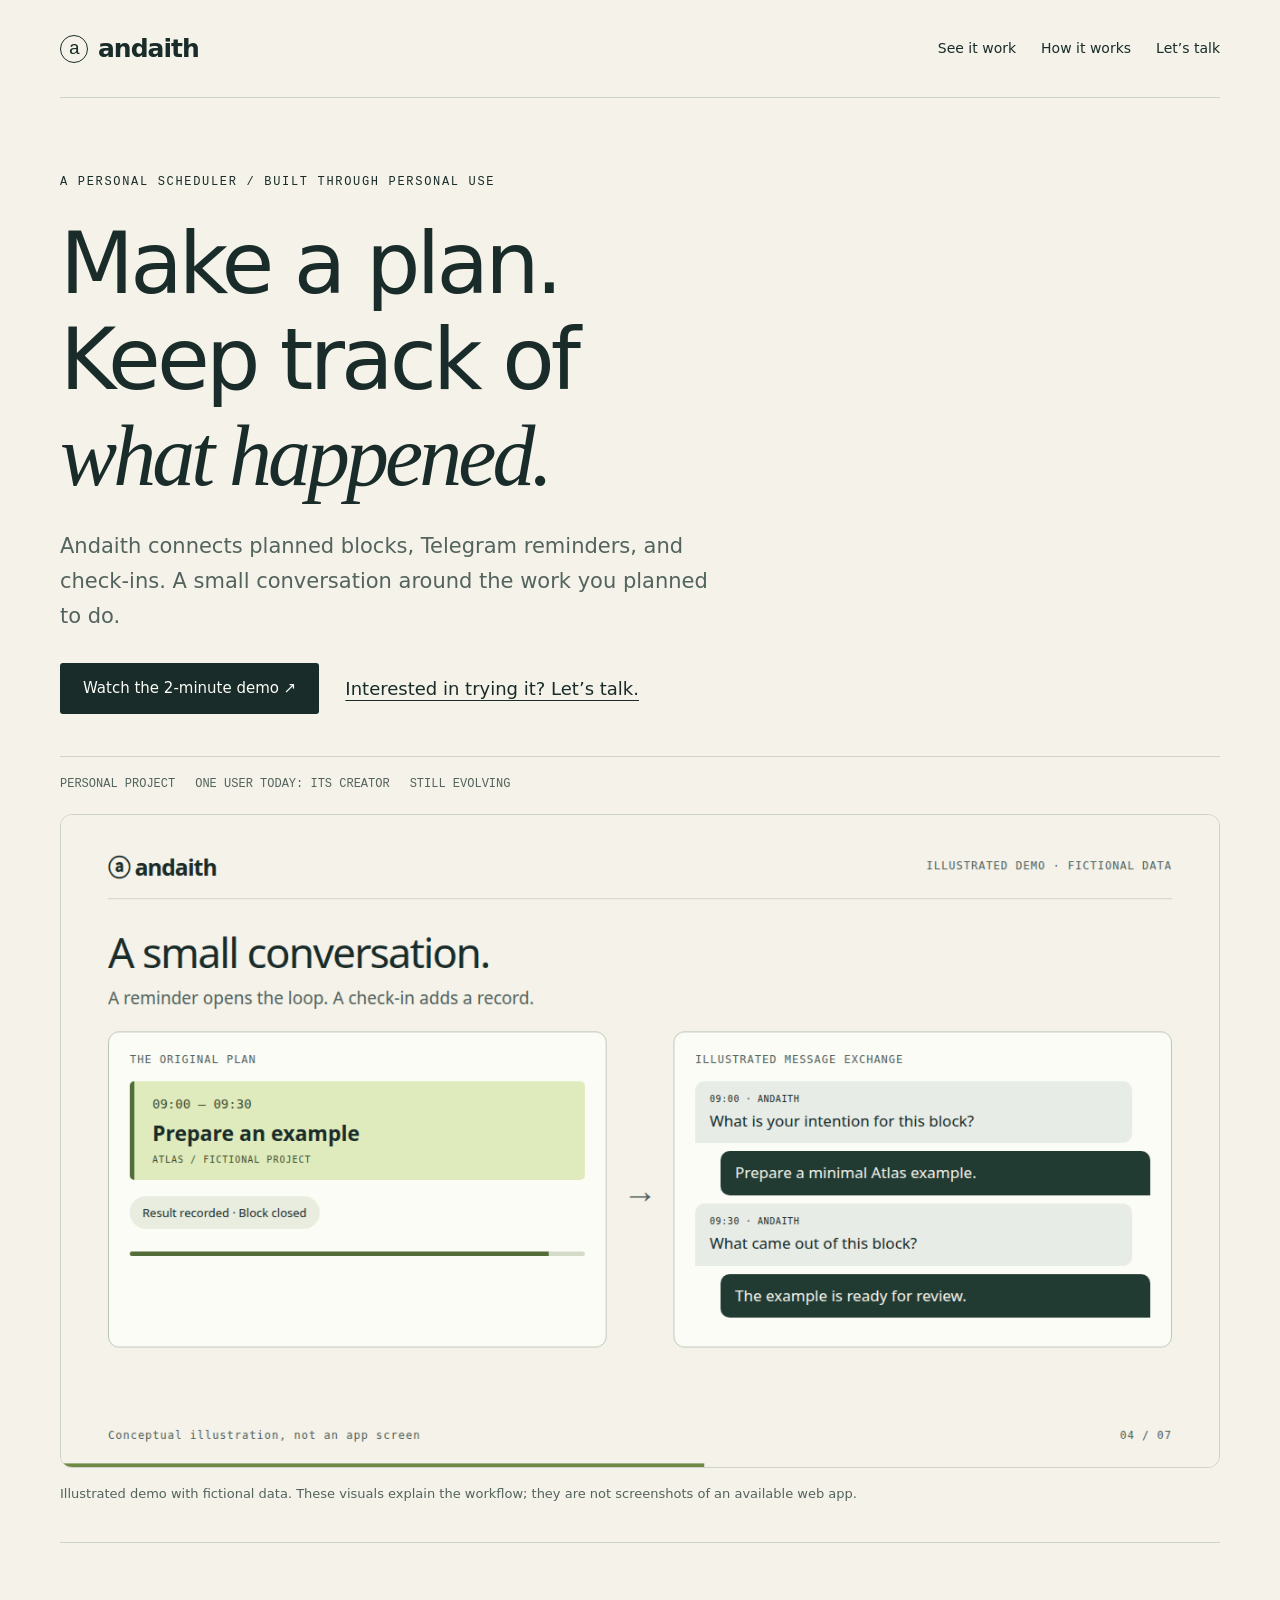
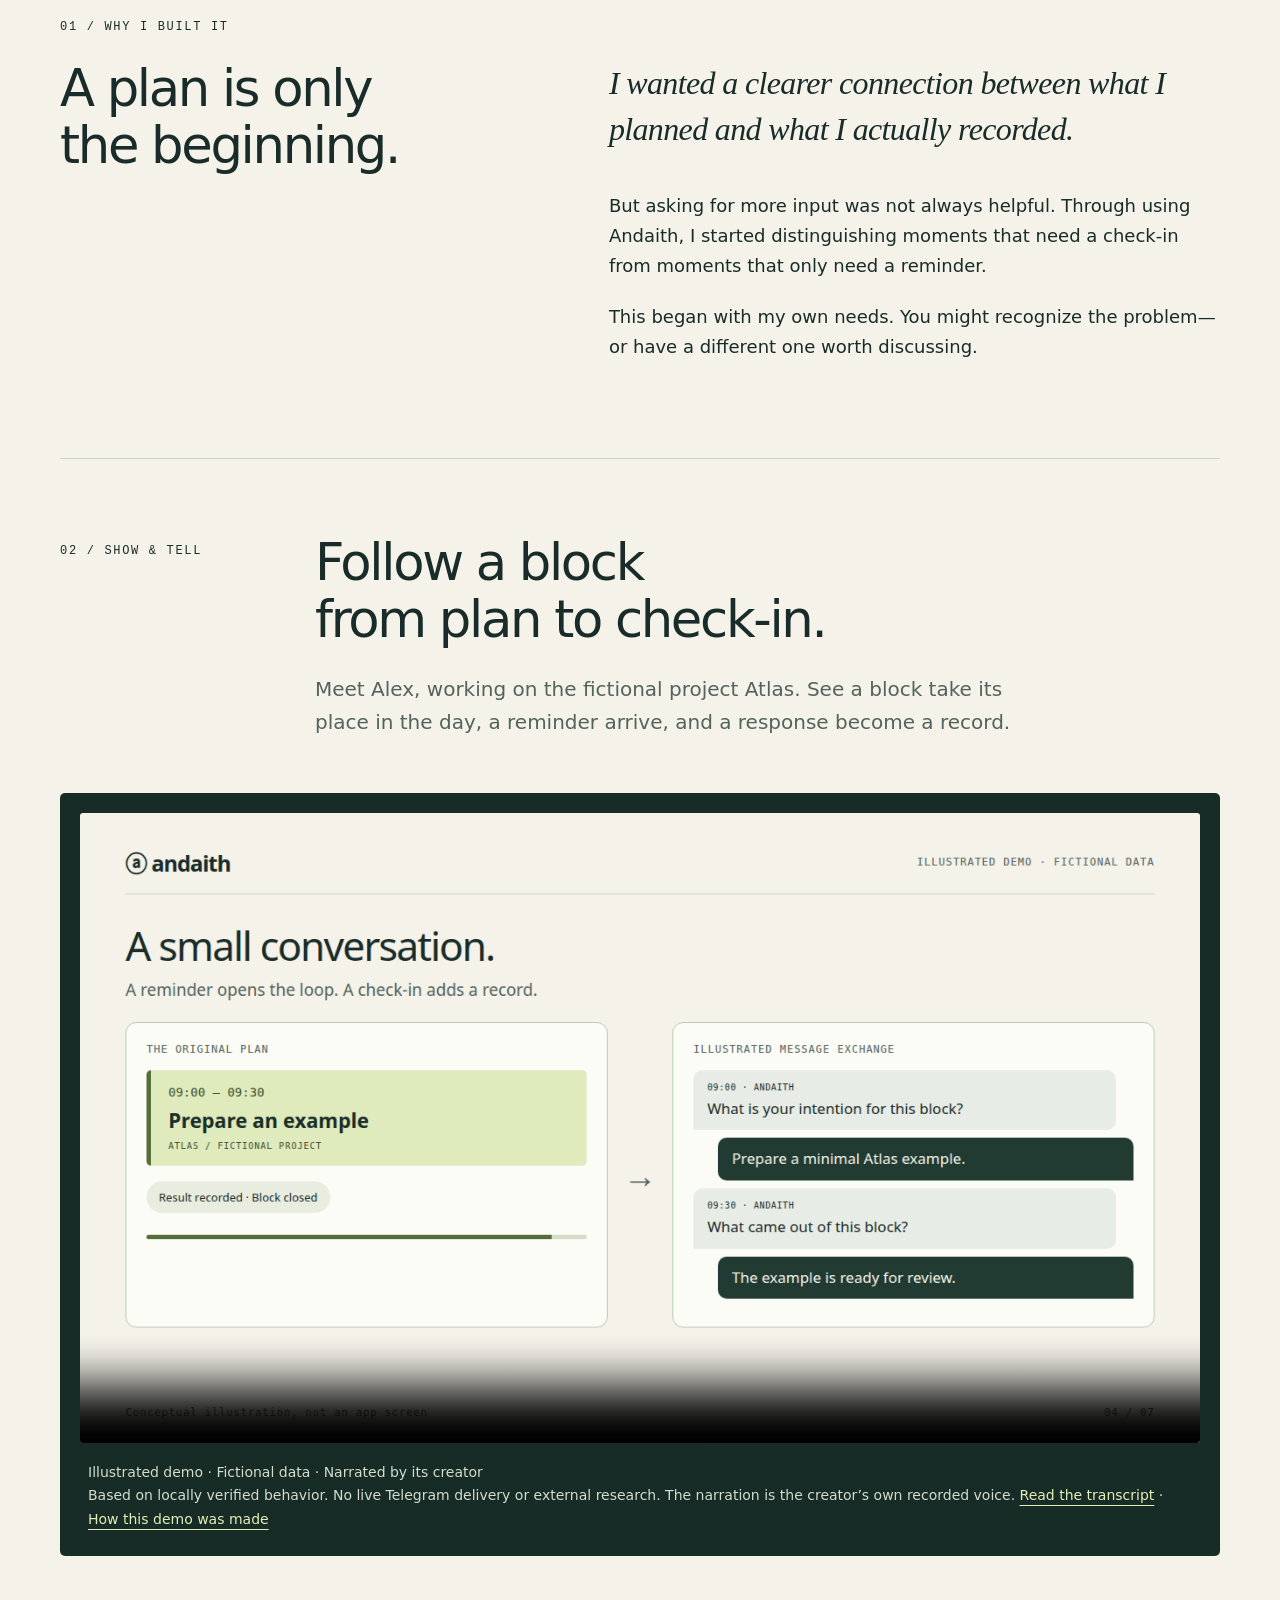
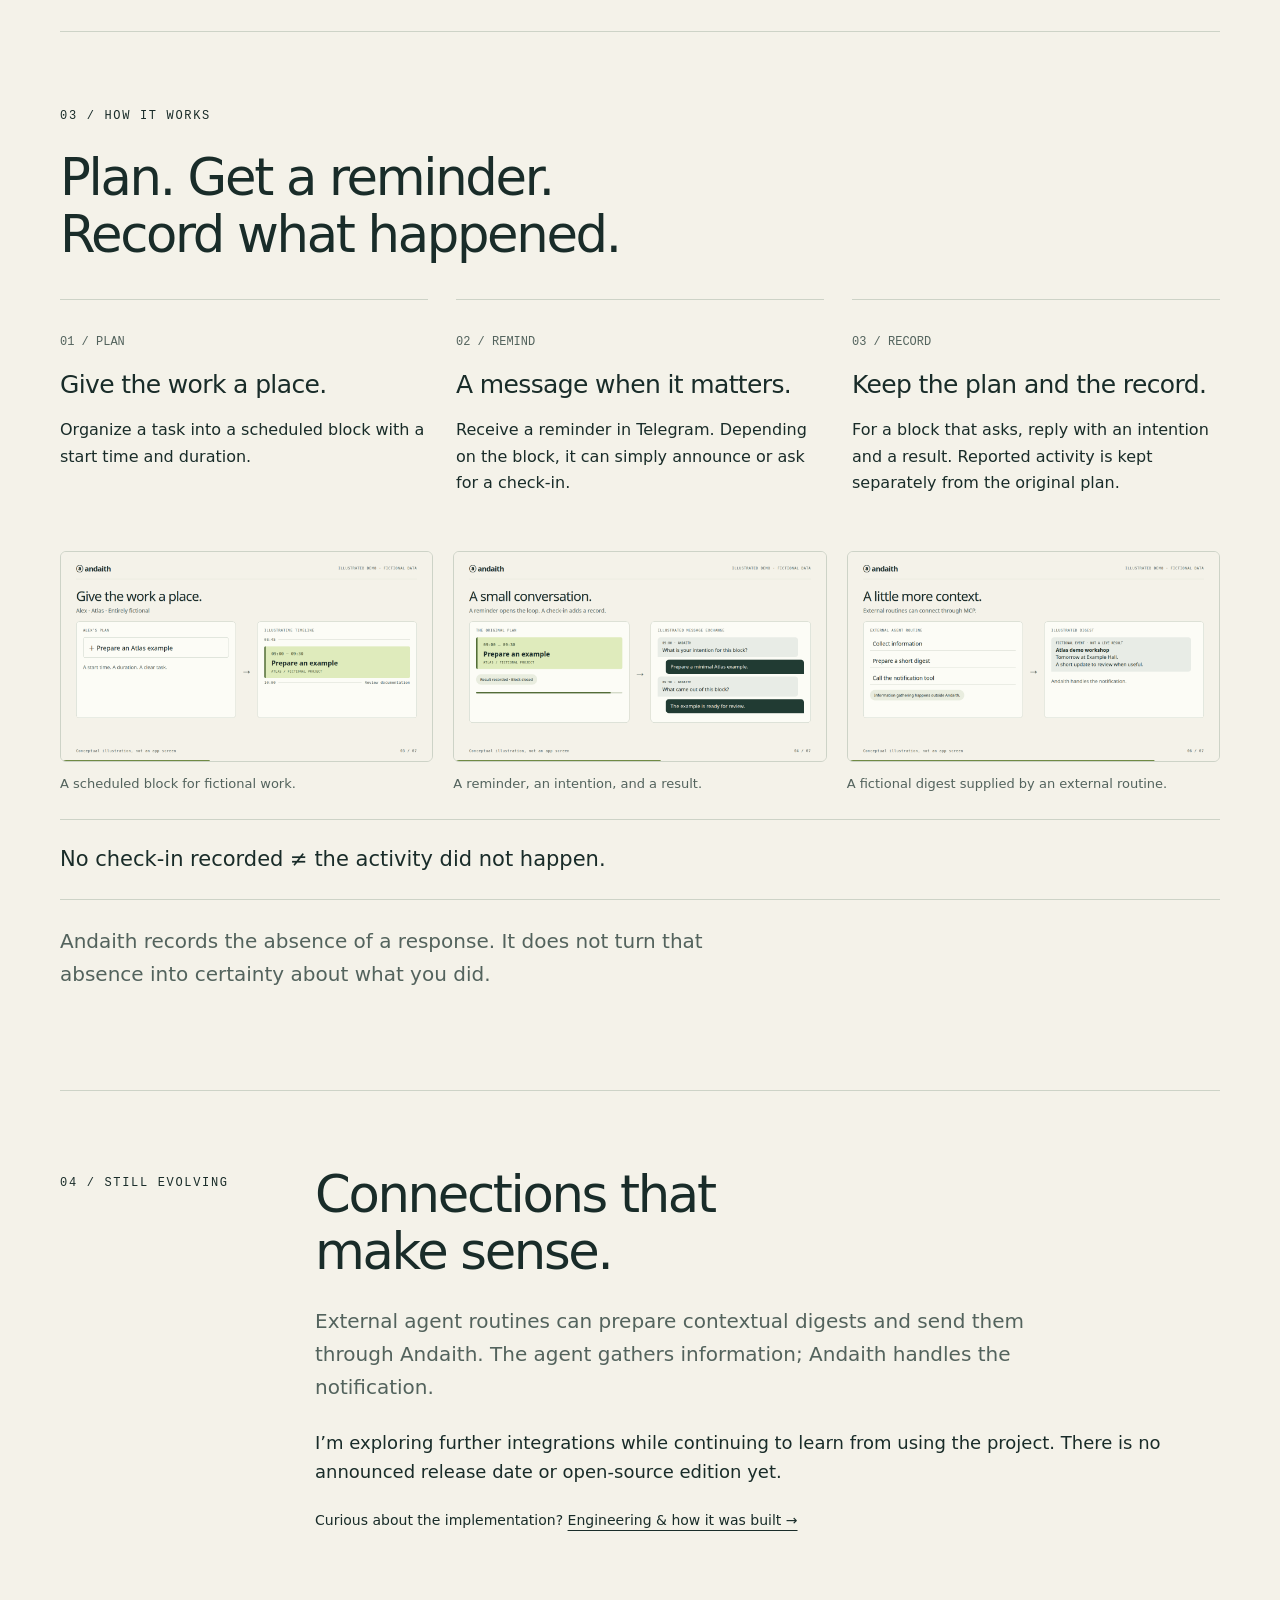
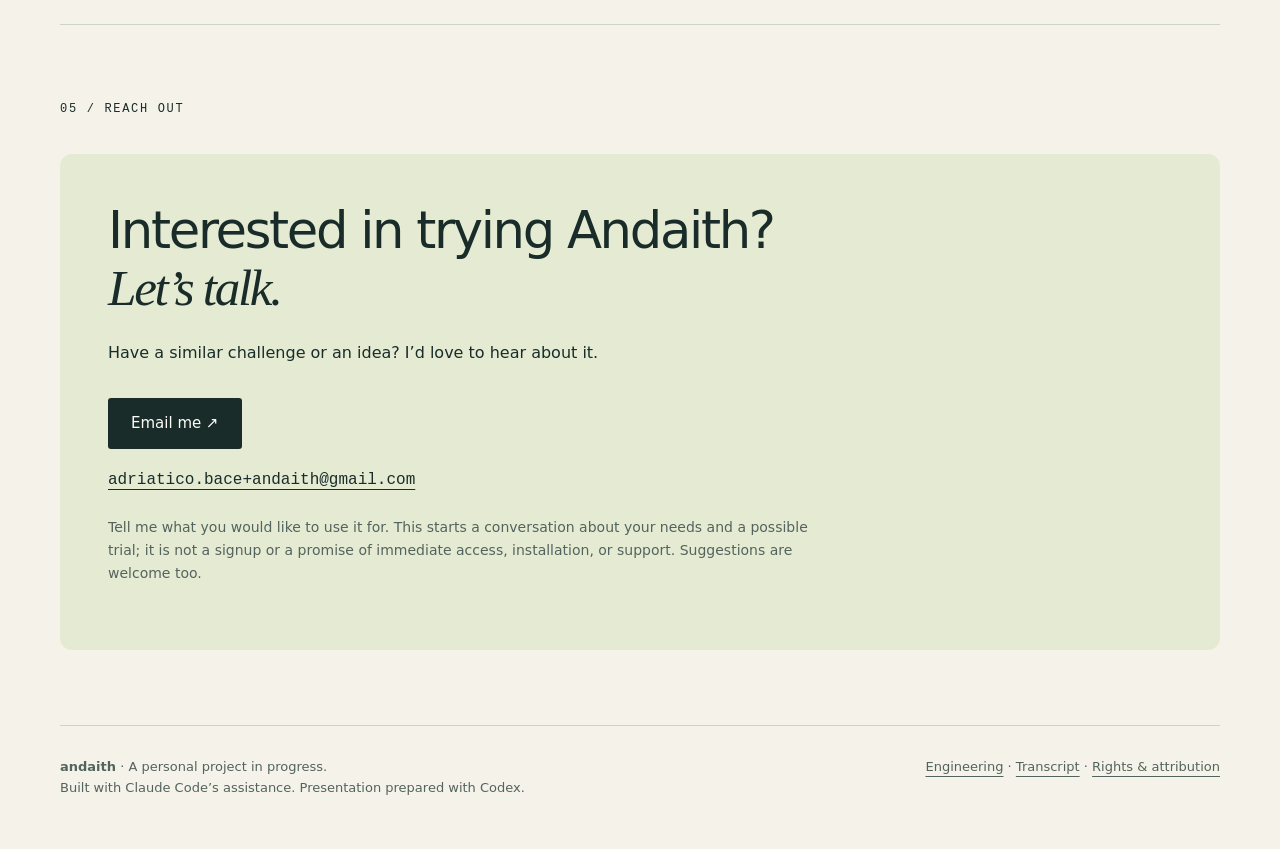
<file: index.html>
<!doctype html><html lang="en"><head><meta charset="utf-8"><meta name="viewport" content="width=device-width,initial-scale=1"><meta name="color-scheme" content="light"><title>Andaith — Make a plan. Keep track of what happened.</title><meta name="description" content="Meet Andaith, a personal scheduler connecting planned blocks, Telegram reminders, and check-ins. See how it works and get in touch to explore a possible trial."><link rel="stylesheet" href="styles.css"></head><body><a class="skip" href="#main">Skip to content</a><div class="wrap"><header class="nav"><a class="brand" href="#"><span class="mark" aria-hidden="true">a</span>andaith</a><nav aria-label="Main navigation"><a href="#demo">See it work</a><a href="#how">How it works</a><a href="#contact">Let’s talk</a></nav></header>
<main id="main"><section class="hero product-hero"><p class="eyebrow">A personal scheduler / Built through personal use</p><h1 class="product-title">Make a plan.<br>Keep track of<br><span class="accent">what happened.</span></h1><p class="intro product-intro">Andaith connects planned blocks, Telegram reminders, and check-ins. A small conversation around the work you planned to do.</p><div class="actions"><a class="button" href="#demo">Watch the 2-minute demo ↗</a><a href="mailto:adriatico.bace%2Bandaith@gmail.com?subject=Interested%20in%20Andaith">Interested in trying it? Let’s talk.</a></div><div class="facts"><span>PERSONAL PROJECT</span><span>ONE USER TODAY: ITS CREATOR</span><span>STILL EVOLVING</span></div><figure class="hero-art"><img src="assets/checkin.png" width="1280" height="720" alt="Illustrated exchange: an Atlas block leads to a reminder, an intention, and a recorded result."></figure><p class="disclosure">Illustrated demo with fictional data. These visuals explain the workflow; they are not screenshots of an available web app.</p></section>
<section class="section" id="why"><p class="eyebrow">01 / Why I built it</p><div class="story-intro"><h2>A plan is only<br>the beginning.</h2><div><p class="statement">I wanted a clearer connection between what I planned and what I actually recorded.</p><p>But asking for more input was not always helpful. Through using Andaith, I started distinguishing moments that need a check-in from moments that only need a reminder.</p><p>This began with my own needs. You might recognize the problem—or have a different one worth discussing.</p></div></div></section>
<section class="section" id="demo"><div class="section-head"><p class="eyebrow">02 / Show & tell</p><div><h2>Follow a block<br>from plan to check-in.</h2><p class="lead">Meet Alex, working on the fictional project Atlas. See a block take its place in the day, a reminder arrive, and a response become a record.</p></div></div><div class="demo"><video controls playsinline preload="metadata" poster="assets/checkin.png" aria-label="Andaith illustrated demonstration with English narration by its creator"><source src="assets/demo.mp4" type="video/mp4"><track kind="captions" src="assets/captions.vtt" srclang="en" label="English" default><p><a href="assets/demo.mp4">Download the demo</a>.</p></video><div class="demo-note">Illustrated demo · Fictional data · Narrated by its creator<br>Based on locally verified behavior. No live Telegram delivery or external research. The narration is the creator’s own recorded voice. <a href="transcript.html">Read the transcript</a> · <a href="evidence.html">How this demo was made</a></div></div></section>
<section class="section" id="how"><p class="eyebrow">03 / How it works</p><h2>Plan. Get a reminder.<br>Record what happened.</h2><div class="three-steps"><article class="step"><span class="n">01 / PLAN</span><h3>Give the work a place.</h3><p>Organize a task into a scheduled block with a start time and duration.</p></article><article class="step"><span class="n">02 / REMIND</span><h3>A message when it matters.</h3><p>Receive a reminder in Telegram. Depending on the block, it can simply announce or ask for a check-in.</p></article><article class="step"><span class="n">03 / RECORD</span><h3>Keep the plan and the record.</h3><p>For a block that asks, reply with an intention and a result. Reported activity is kept separately from the original plan.</p></article></div><div class="gallery"><figure><a href="assets/plan.png"><img src="assets/plan.png" width="1280" height="720" loading="lazy" alt="Illustrated example of adding an Atlas task to a timeline."></a><figcaption>A scheduled block for fictional work.</figcaption></figure><figure><a href="assets/checkin.png"><img src="assets/checkin.png" width="1280" height="720" loading="lazy" alt="Illustrated reminder and check-ins for the Atlas block."></a><figcaption>A reminder, an intention, and a result.</figcaption></figure><figure><a href="assets/digest.png"><img src="assets/digest.png" width="1280" height="720" loading="lazy" alt="An external routine sends an invented Atlas event through the notification tool."></a><figcaption>A fictional digest supplied by an external routine.</figcaption></figure></div><p class="story-rule">No check-in recorded ≠ the activity did not happen.</p><p class="lead">Andaith records the absence of a response. It does not turn that absence into certainty about what you did.</p></section>
<section class="section" id="next"><div class="section-head"><p class="eyebrow">04 / Still evolving</p><div><h2>Connections that<br>make sense.</h2><p class="lead">External agent routines can prepare contextual digests and send them through Andaith. The agent gathers information; Andaith handles the notification.</p><p>I’m exploring further integrations while continuing to learn from using the project. There is no announced release date or open-source edition yet.</p><p class="concept-link">Curious about the implementation? <a href="engineering.html">Engineering & how it was built →</a></p></div></div></section>
<section class="section" id="contact"><p class="eyebrow">05 / Reach out</p><div class="invitation"><h2>Interested in trying Andaith?<br><span class="accent">Let’s talk.</span></h2><p class="contact-note">Have a similar challenge or an idea? I’d love to hear about it.</p><a class="button" href="mailto:adriatico.bace%2Bandaith@gmail.com?subject=Interested%20in%20Andaith">Email me ↗</a><a class="email-address direct-email" href="mailto:adriatico.bace%2Bandaith@gmail.com?subject=Interested%20in%20Andaith">adriatico.bace+andaith@gmail.com</a><p class="small">Tell me what you would like to use it for. This starts a conversation about your needs and a possible trial; it is not a signup or a promise of immediate access, installation, or support. Suggestions are welcome too.</p></div></section></main><footer class="footer"><p><strong>andaith</strong> · A personal project in progress.<br>Built with Claude Code’s assistance. Presentation prepared with Codex.</p><p><a href="engineering.html">Engineering</a> · <a href="transcript.html">Transcript</a> · <a href="NOTICE.txt">Rights & attribution</a></p></footer></div></body></html>
</file>
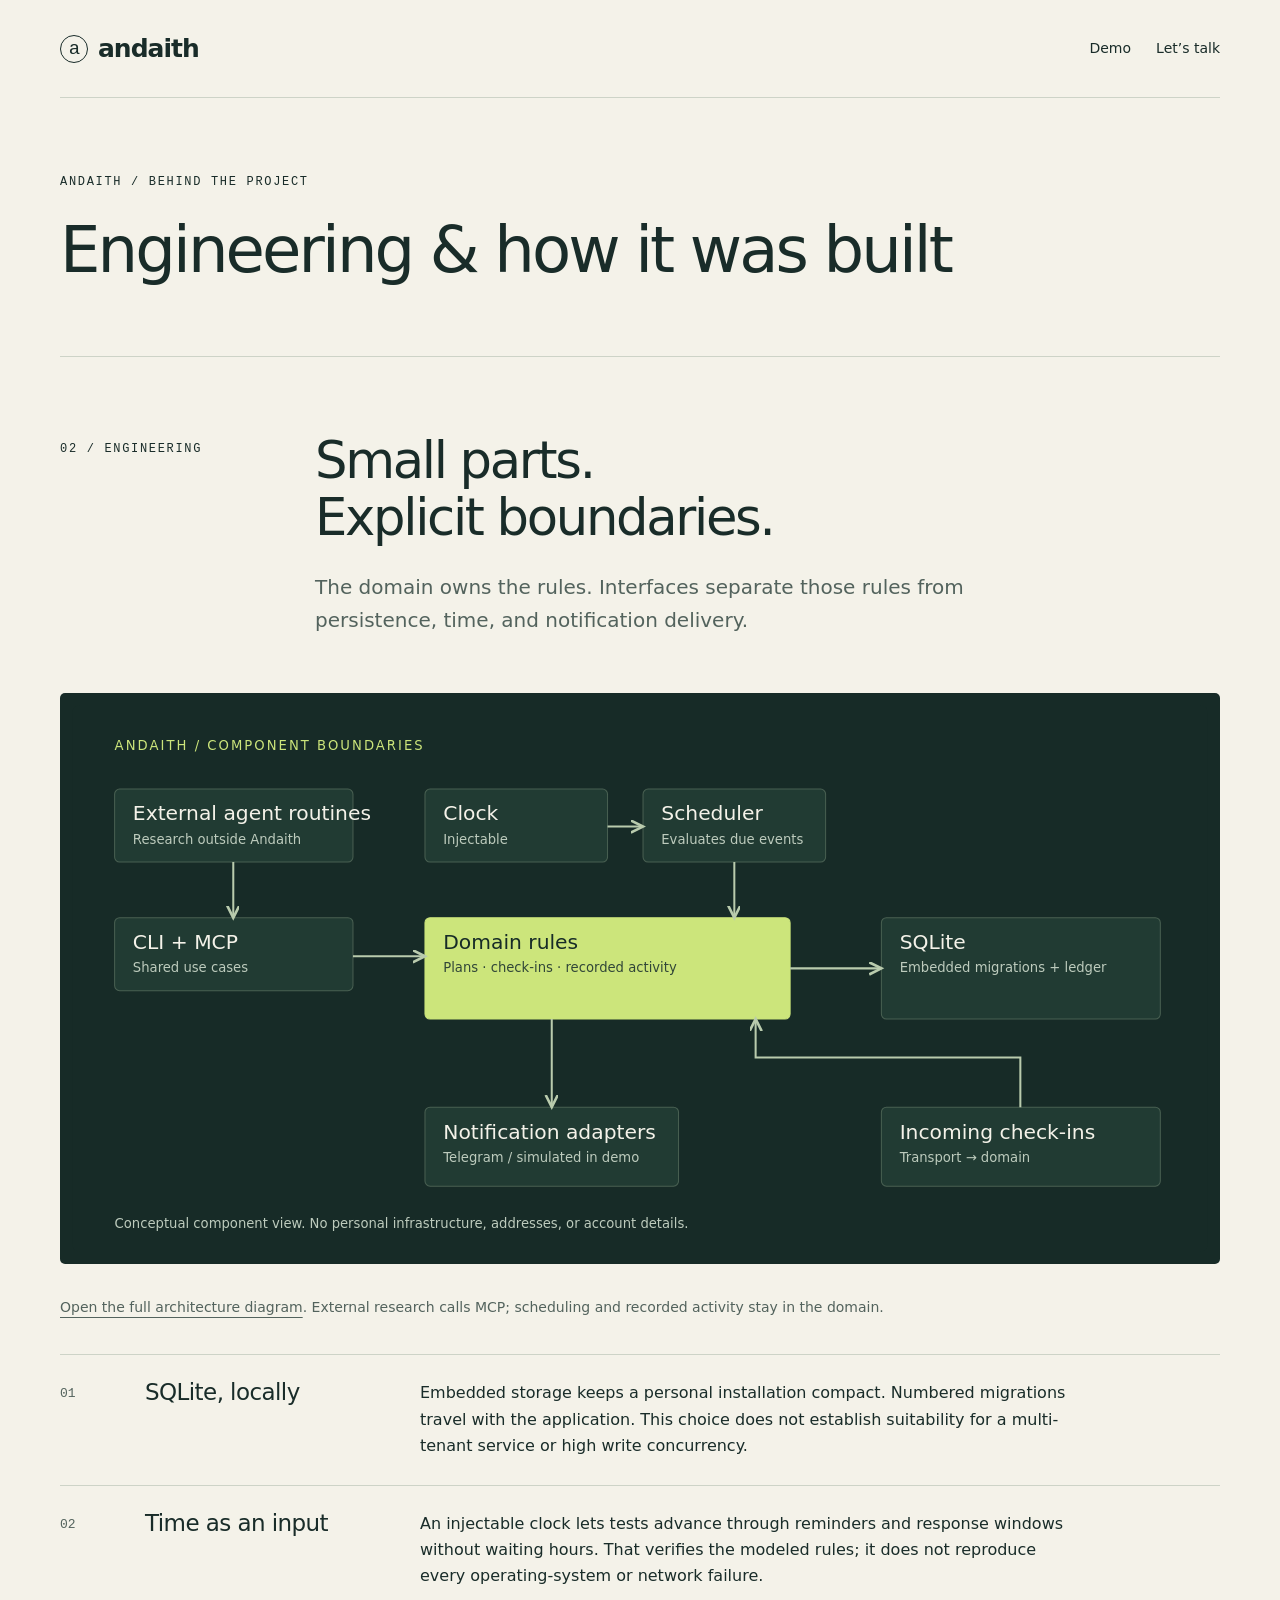
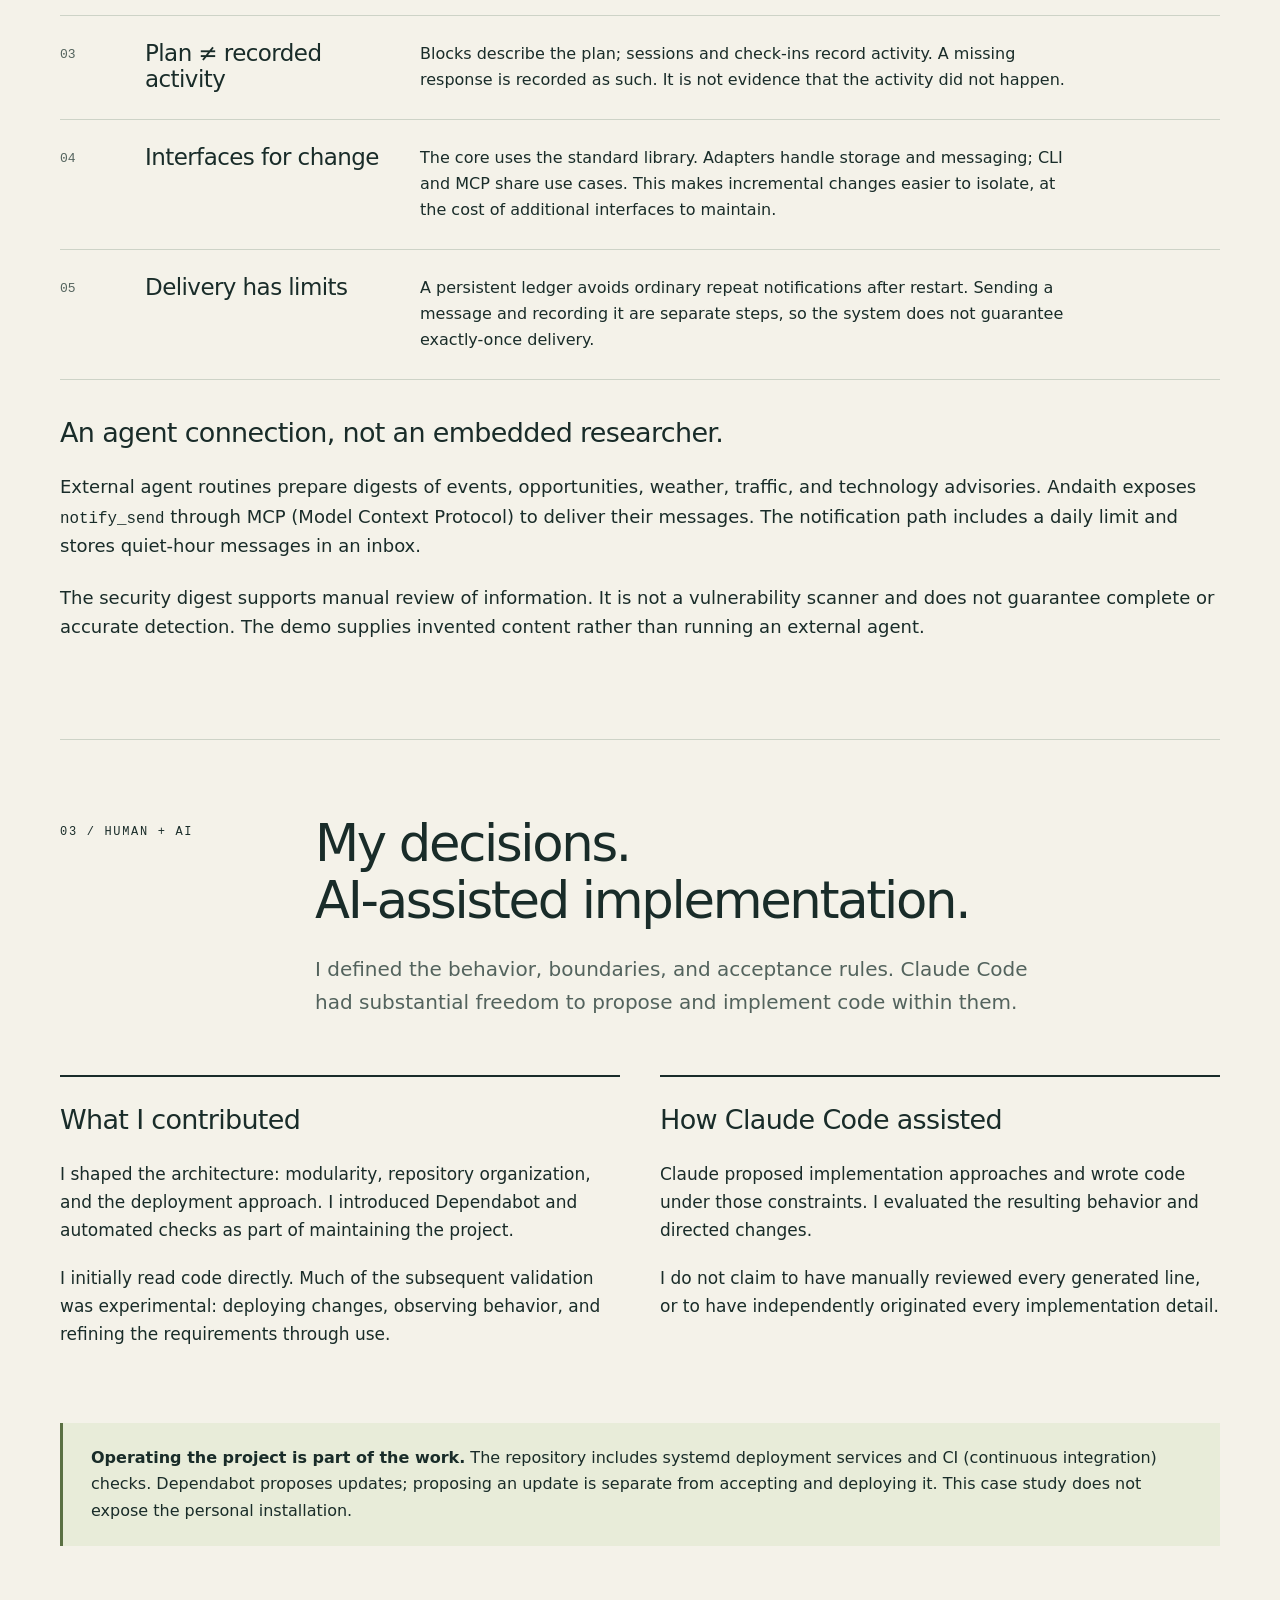
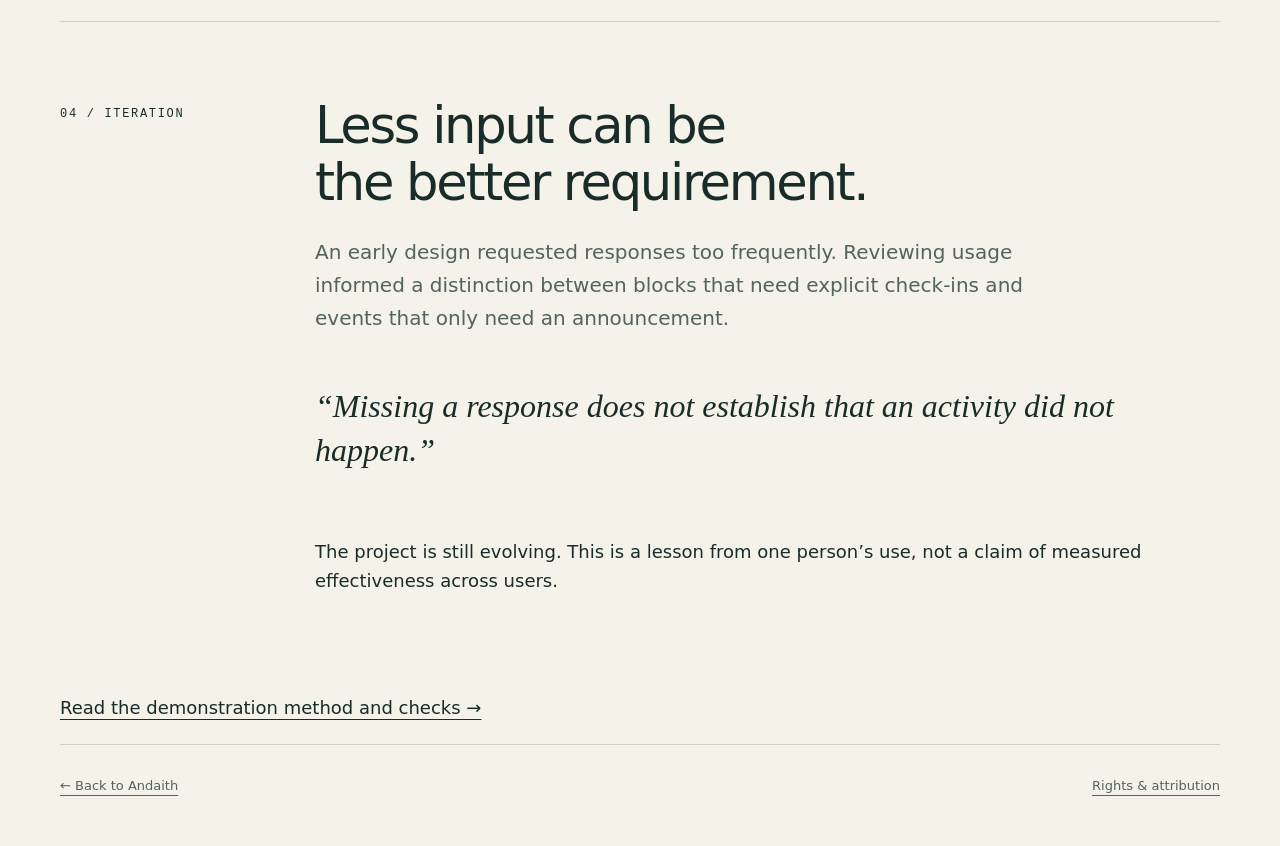
<file: engineering.html>
<!doctype html><html lang="en"><head><meta charset="utf-8"><meta name="viewport" content="width=device-width,initial-scale=1"><title>Engineering & how it was built — Andaith</title><meta name="description" content="Engineering & how it was built"><link rel="stylesheet" href="styles.css"></head><body><a class="skip" href="#main">Skip to content</a><div class="wrap"><header class="nav"><a class="brand" href="index.html"><span class="mark" aria-hidden="true">a</span>andaith</a><nav aria-label="Main navigation"><a href="index.html#demo">Demo</a><a href="index.html#contact">Let’s talk</a></nav></header><main id="main"><section class="hero"><p class="eyebrow">Andaith / Behind the project</p><h1 class="subpage-title">Engineering & how it was built</h1></section><section class="section" id="architecture"><div class="section-head"><p class="eyebrow">02 / Engineering</p><div><h2>Small parts.<br>Explicit boundaries.</h2><p class="lead">The domain owns the rules. Interfaces separate those rules from persistence, time, and notification delivery.</p></div></div>
<figure class="architecture"><a href="assets/architecture.svg" aria-label="Open the full architecture diagram"><img src="assets/architecture.svg" width="1120" height="540" loading="lazy" alt="CLI and MCP call the domain. The scheduler uses an injectable clock and domain rules. SQLite stores plans and recorded activity. Notification adapters deliver messages, and incoming check-ins return to the domain. External agent routines use MCP."></a></figure><p class="small"><a href="assets/architecture.svg">Open the full architecture diagram</a>. External research calls MCP; scheduling and recorded activity stay in the domain.</p>
<div class="decisions"><article class="decision"><span class="number">01</span><h3>SQLite, locally</h3><p>Embedded storage keeps a personal installation compact. Numbered migrations travel with the application. This choice does not establish suitability for a multi-tenant service or high write concurrency.</p></article><article class="decision"><span class="number">02</span><h3>Time as an input</h3><p>An injectable clock lets tests advance through reminders and response windows without waiting hours. That verifies the modeled rules; it does not reproduce every operating-system or network failure.</p></article><article class="decision"><span class="number">03</span><h3>Plan ≠ recorded activity</h3><p>Blocks describe the plan; sessions and check-ins record activity. A missing response is recorded as such. It is not evidence that the activity did not happen.</p></article><article class="decision"><span class="number">04</span><h3>Interfaces for change</h3><p>The core uses the standard library. Adapters handle storage and messaging; CLI and MCP share use cases. This makes incremental changes easier to isolate, at the cost of additional interfaces to maintain.</p></article><article class="decision"><span class="number">05</span><h3>Delivery has limits</h3><p>A persistent ledger avoids ordinary repeat notifications after restart. Sending a message and recording it are separate steps, so the system does not guarantee exactly-once delivery.</p></article></div>
<h3 style="margin-top:38px">An agent connection, not an embedded researcher.</h3><p>External agent routines prepare digests of events, opportunities, weather, traffic, and technology advisories. Andaith exposes <code>notify_send</code> through MCP (Model Context Protocol) to deliver their messages. The notification path includes a daily limit and stores quiet-hour messages in an inbox.</p><p>The security digest supports manual review of information. It is not a vulnerability scanner and does not guarantee complete or accurate detection. The demo supplies invented content rather than running an external agent.</p></section>
<section class="section" id="contribution"><div class="section-head"><p class="eyebrow">03 / Human + AI</p><div><h2>My decisions.<br>AI-assisted implementation.</h2><p class="lead">I defined the behavior, boundaries, and acceptance rules. Claude Code had substantial freedom to propose and implement code within them.</p></div></div><div class="ownership"><div><h3>What I contributed</h3><p>I shaped the architecture: modularity, repository organization, and the deployment approach. I introduced Dependabot and automated checks as part of maintaining the project.</p><p>I initially read code directly. Much of the subsequent validation was experimental: deploying changes, observing behavior, and refining the requirements through use.</p></div><div><h3>How Claude Code assisted</h3><p>Claude proposed implementation approaches and wrote code under those constraints. I evaluated the resulting behavior and directed changes.</p><p>I do not claim to have manually reviewed every generated line, or to have independently originated every implementation detail.</p></div></div><div class="note"><strong>Operating the project is part of the work.</strong> The repository includes systemd deployment services and CI (continuous integration) checks. Dependabot proposes updates; proposing an update is separate from accepting and deploying it. This case study does not expose the personal installation.</div></section>
<section class="section" id="learning"><div class="section-head"><p class="eyebrow">04 / Iteration</p><div><h2>Less input can be<br>the better requirement.</h2><p class="lead">An early design requested responses too frequently. Reviewing usage informed a distinction between blocks that need explicit check-ins and events that only need an announcement.</p><p class="quote">“Missing a response does not establish that an activity did not happen.”</p><p>The project is still evolving. This is a lesson from one person’s use, not a claim of measured effectiveness across users.</p></div></div></section>
<p><a href="evidence.html">Read the demonstration method and checks →</a></p></main><footer class="footer"><a href="index.html">← Back to Andaith</a><a href="NOTICE.txt">Rights & attribution</a></footer></div></body></html>
</file>
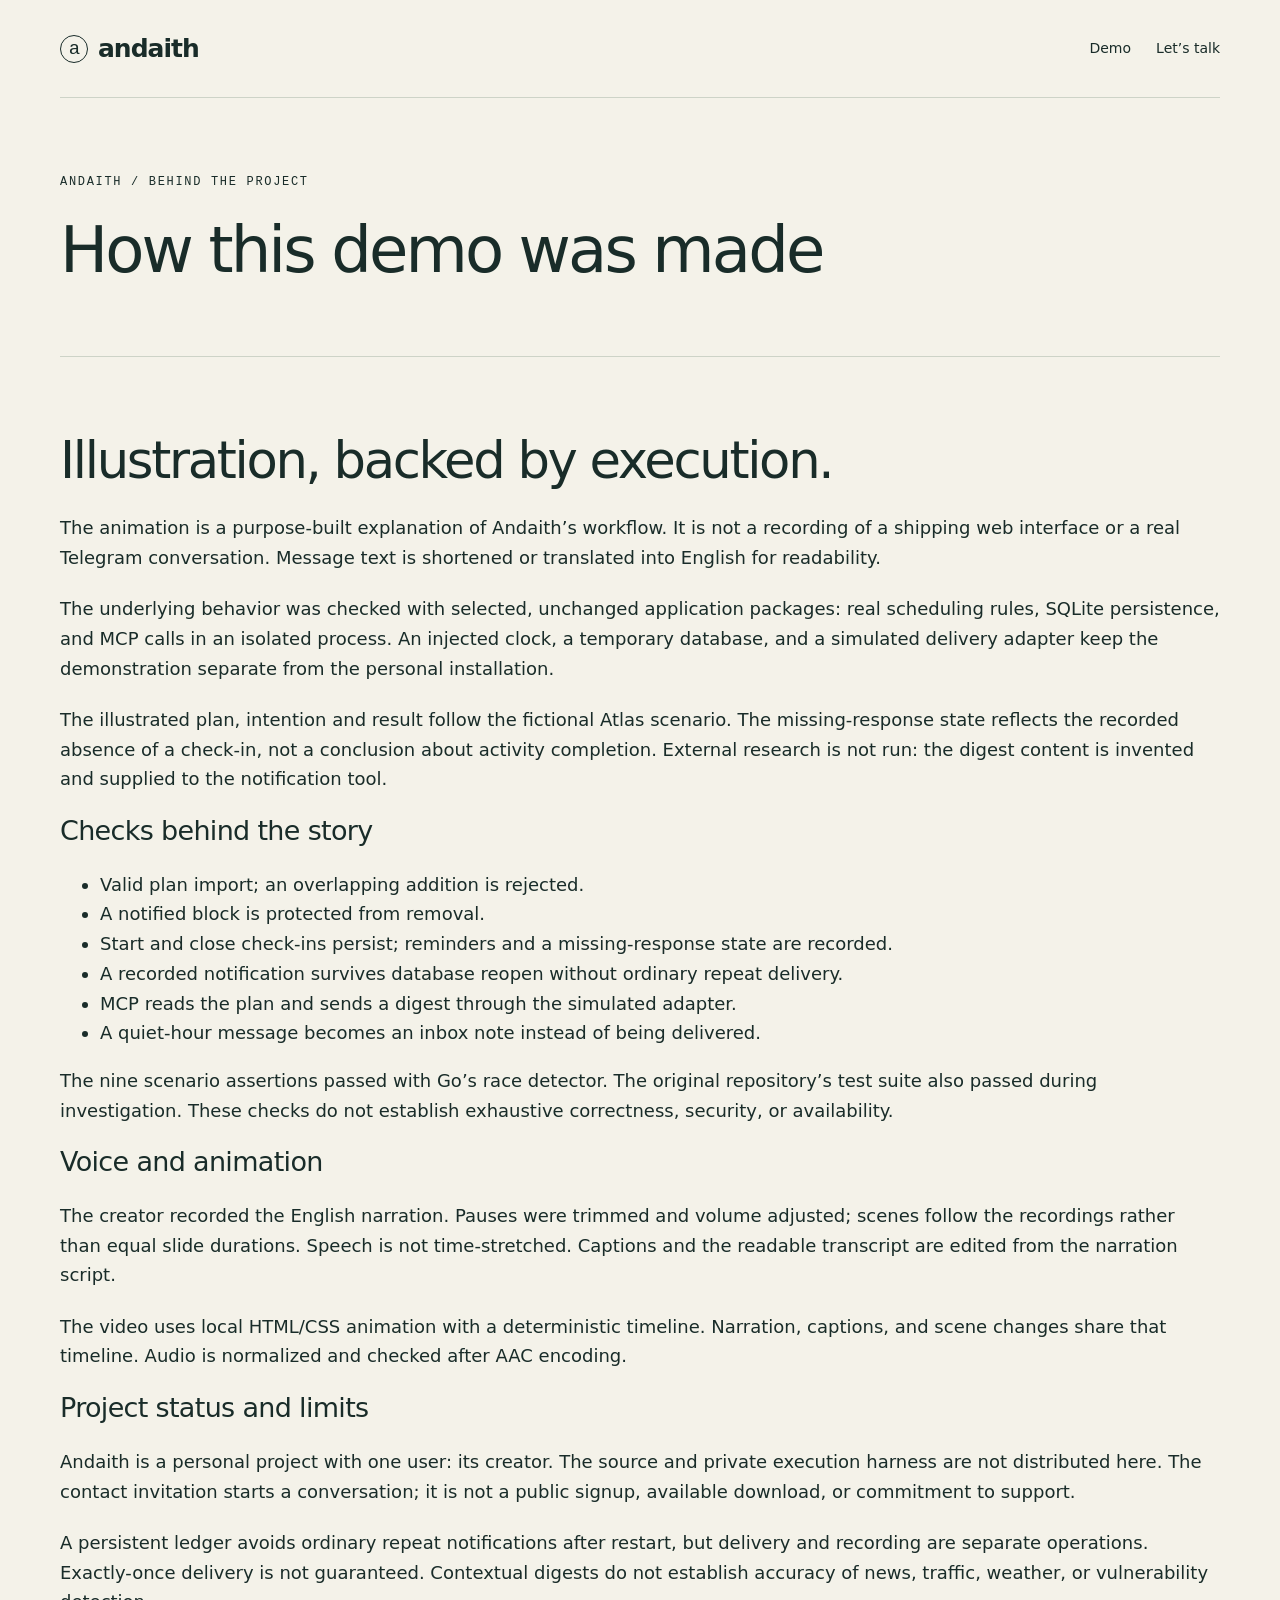
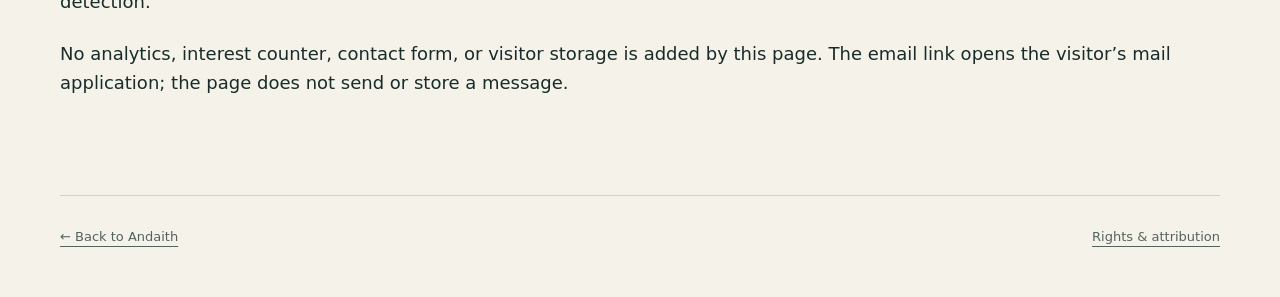
<file: evidence.html>
<!doctype html><html lang="en"><head><meta charset="utf-8"><meta name="viewport" content="width=device-width,initial-scale=1"><title>How this demo was made — Andaith</title><meta name="description" content="How this demo was made"><link rel="stylesheet" href="styles.css"></head><body><a class="skip" href="#main">Skip to content</a><div class="wrap"><header class="nav"><a class="brand" href="index.html"><span class="mark" aria-hidden="true">a</span>andaith</a><nav aria-label="Main navigation"><a href="index.html#demo">Demo</a><a href="index.html#contact">Let’s talk</a></nav></header><main id="main"><section class="hero"><p class="eyebrow">Andaith / Behind the project</p><h1 class="subpage-title">How this demo was made</h1></section><section class="section"><h2>Illustration, backed by execution.</h2><p>The animation is a purpose-built explanation of Andaith’s workflow. It is not a recording of a shipping web interface or a real Telegram conversation. Message text is shortened or translated into English for readability.</p><p>The underlying behavior was checked with selected, unchanged application packages: real scheduling rules, SQLite persistence, and MCP calls in an isolated process. An injected clock, a temporary database, and a simulated delivery adapter keep the demonstration separate from the personal installation.</p><p>The illustrated plan, intention and result follow the fictional Atlas scenario. The missing-response state reflects the recorded absence of a check-in, not a conclusion about activity completion. External research is not run: the digest content is invented and supplied to the notification tool.</p><h3>Checks behind the story</h3><ul><li>Valid plan import; an overlapping addition is rejected.</li><li>A notified block is protected from removal.</li><li>Start and close check-ins persist; reminders and a missing-response state are recorded.</li><li>A recorded notification survives database reopen without ordinary repeat delivery.</li><li>MCP reads the plan and sends a digest through the simulated adapter.</li><li>A quiet-hour message becomes an inbox note instead of being delivered.</li></ul><p>The nine scenario assertions passed with Go’s race detector. The original repository’s test suite also passed during investigation. These checks do not establish exhaustive correctness, security, or availability.</p><h3>Voice and animation</h3><p>The creator recorded the English narration. Pauses were trimmed and volume adjusted; scenes follow the recordings rather than equal slide durations. Speech is not time-stretched. Captions and the readable transcript are edited from the narration script.</p><p>The video uses local HTML/CSS animation with a deterministic timeline. Narration, captions, and scene changes share that timeline. Audio is normalized and checked after AAC encoding.</p><h3>Project status and limits</h3><p>Andaith is a personal project with one user: its creator. The source and private execution harness are not distributed here. The contact invitation starts a conversation; it is not a public signup, available download, or commitment to support.</p><p>A persistent ledger avoids ordinary repeat notifications after restart, but delivery and recording are separate operations. Exactly-once delivery is not guaranteed. Contextual digests do not establish accuracy of news, traffic, weather, or vulnerability detection.</p><p>No analytics, interest counter, contact form, or visitor storage is added by this page. The email link opens the visitor’s mail application; the page does not send or store a message.</p></section></main><footer class="footer"><a href="index.html">← Back to Andaith</a><a href="NOTICE.txt">Rights & attribution</a></footer></div></body></html>
</file>
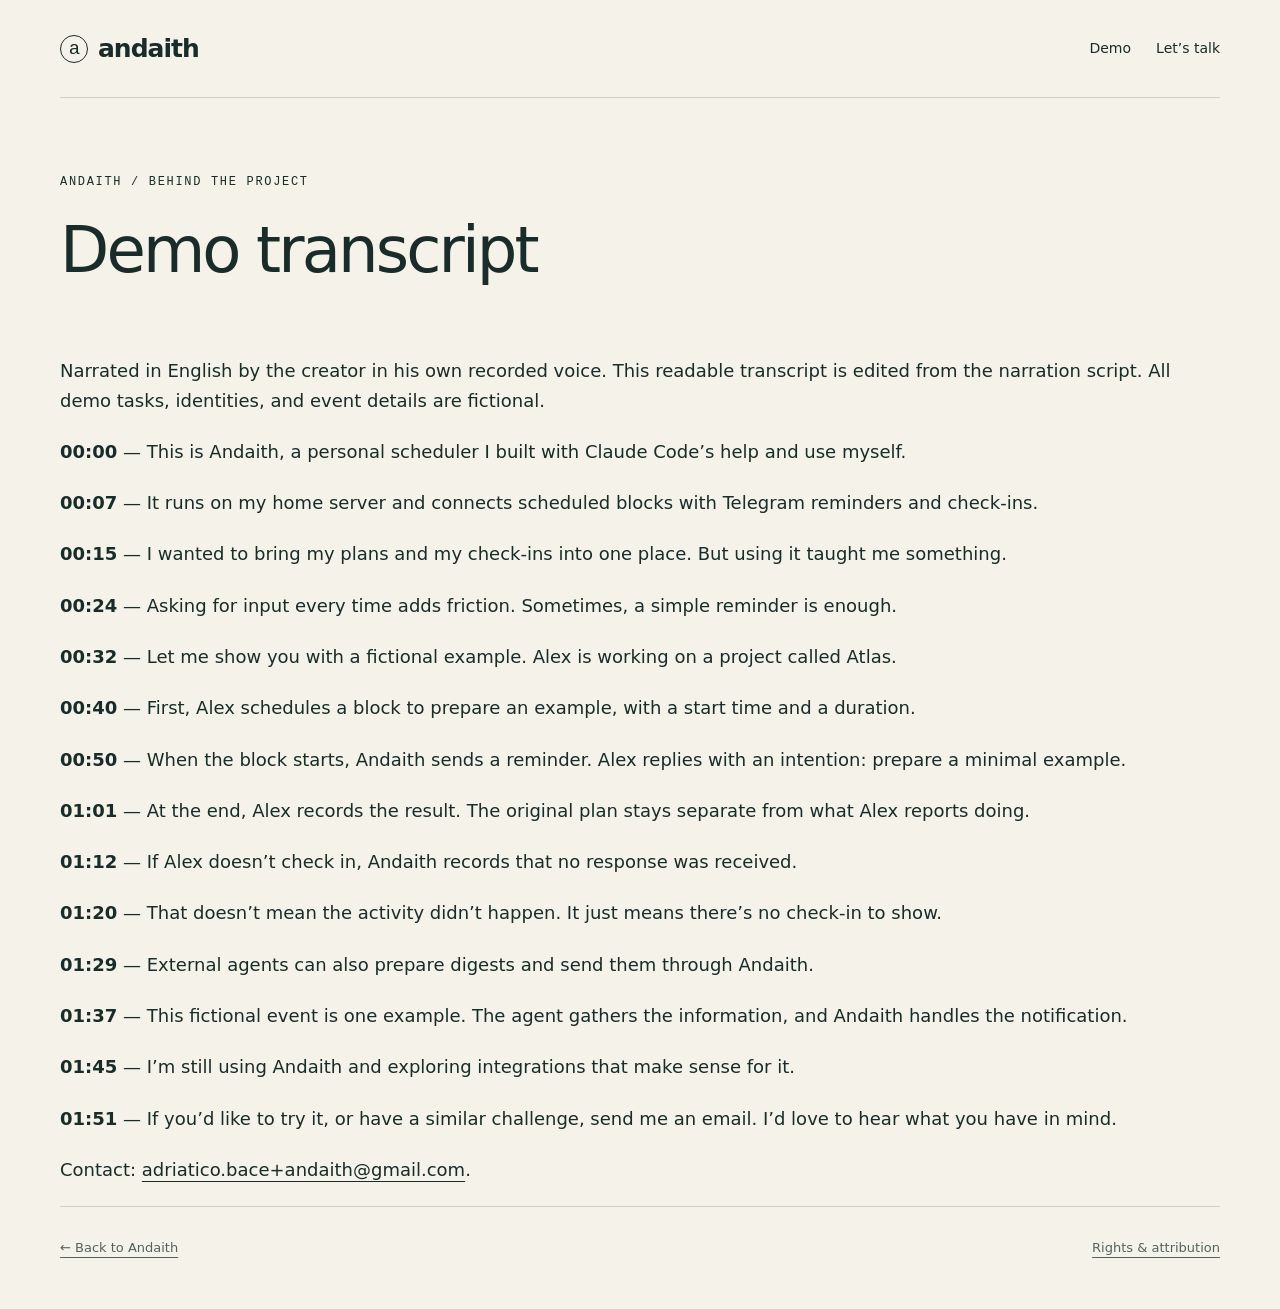
<file: transcript.html>
<!doctype html><html lang="en"><head><meta charset="utf-8"><meta name="viewport" content="width=device-width,initial-scale=1"><title>Demo transcript — Andaith</title><meta name="description" content="Demo transcript"><link rel="stylesheet" href="styles.css"></head><body><a class="skip" href="#main">Skip to content</a><div class="wrap"><header class="nav"><a class="brand" href="index.html"><span class="mark" aria-hidden="true">a</span>andaith</a><nav aria-label="Main navigation"><a href="index.html#demo">Demo</a><a href="index.html#contact">Let’s talk</a></nav></header><main id="main"><section class="hero"><p class="eyebrow">Andaith / Behind the project</p><h1 class="subpage-title">Demo transcript</h1></section><p>Narrated in English by the creator in his own recorded voice. This readable transcript is edited from the narration script. All demo tasks, identities, and event details are fictional.</p><p><strong>00:00</strong> — This is Andaith, a personal scheduler I built with Claude Code’s help and use myself.</p><p><strong>00:07</strong> — It runs on my home server and connects scheduled blocks with Telegram reminders and check-ins.</p><p><strong>00:15</strong> — I wanted to bring my plans and my check-ins into one place. But using it taught me something.</p><p><strong>00:24</strong> — Asking for input every time adds friction. Sometimes, a simple reminder is enough.</p><p><strong>00:32</strong> — Let me show you with a fictional example. Alex is working on a project called Atlas.</p><p><strong>00:40</strong> — First, Alex schedules a block to prepare an example, with a start time and a duration.</p><p><strong>00:50</strong> — When the block starts, Andaith sends a reminder. Alex replies with an intention: prepare a minimal example.</p><p><strong>01:01</strong> — At the end, Alex records the result. The original plan stays separate from what Alex reports doing.</p><p><strong>01:12</strong> — If Alex doesn’t check in, Andaith records that no response was received.</p><p><strong>01:20</strong> — That doesn’t mean the activity didn’t happen. It just means there’s no check-in to show.</p><p><strong>01:29</strong> — External agents can also prepare digests and send them through Andaith.</p><p><strong>01:37</strong> — This fictional event is one example. The agent gathers the information, and Andaith handles the notification.</p><p><strong>01:45</strong> — I’m still using Andaith and exploring integrations that make sense for it.</p><p><strong>01:51</strong> — If you’d like to try it, or have a similar challenge, send me an email. I’d love to hear what you have in mind.</p><p>Contact: <a href="mailto:adriatico.bace%2Bandaith@gmail.com?subject=Interested%20in%20Andaith">adriatico.bace+andaith@gmail.com</a>.</p></main><footer class="footer"><a href="index.html">← Back to Andaith</a><a href="NOTICE.txt">Rights & attribution</a></footer></div></body></html>
</file>
<file: styles.css>
:root{--paper:#f4f2e9;--ink:#192c29;--muted:#53635d;--line:#cdd3c7;--green:#cce57b;--dark:#172b27;--white:#fcfcf6;--mono:ui-monospace,SFMono-Regular,Consolas,monospace}
*{box-sizing:border-box}html{scroll-behavior:smooth;scroll-padding-top:24px}body{margin:0;background:var(--paper);color:var(--ink);font:18px/1.65 system-ui,-apple-system,BlinkMacSystemFont,"Segoe UI",sans-serif}a{color:inherit;text-underline-offset:5px}a:hover{text-decoration-thickness:2px}a:focus-visible,summary:focus-visible,video:focus-visible{outline:3px solid #54742a;outline-offset:6px}img{display:block;max-width:100%;height:auto}p{margin:0 0 1.2em}h1,h2,h3{line-height:1.12;font-weight:520;letter-spacing:-.045em;margin:0 0 24px}h1{font-size:clamp(52px,6.7vw,92px);max-width:900px}h2{font-size:clamp(36px,4vw,56px)}h3{font-size:27px;letter-spacing:-.025em}.wrap{width:min(1160px,calc(100% - 64px));margin:auto}.skip{position:absolute;left:20px;top:-100px;padding:10px;background:var(--green);z-index:3}.skip:focus{top:12px}.nav{display:flex;justify-content:space-between;align-items:center;padding:28px 0;border-bottom:1px solid var(--line);gap:24px}.brand{display:flex;gap:10px;align-items:center;text-decoration:none;font-weight:650;letter-spacing:-.04em;font-size:25px}.mark{display:inline-grid;place-items:center;width:28px;height:28px;border:1.5px solid var(--ink);border-radius:50%;font:19px var(--mono)}nav{display:flex;gap:25px;font-size:14px}nav a{text-decoration:none}.eyebrow{font:12px/1.5 var(--mono);letter-spacing:.14em;text-transform:uppercase;margin:0 0 24px}.hero{padding:75px 0 45px}.hero .intro{font-size:21px;line-height:1.65;max-width:660px;color:var(--muted)}.accent{font-family:Georgia,serif;font-style:italic;font-weight:400}.actions{display:flex;gap:26px;align-items:center;flex-wrap:wrap;margin:30px 0 42px}.button{display:inline-flex;padding:13px 23px;background:var(--ink);color:var(--white);text-decoration:none;font-size:15px;border-radius:3px}.button:hover{background:#304b40}.facts{display:flex;gap:20px;flex-wrap:wrap;border-top:1px solid var(--line);padding-top:18px;color:var(--muted);font:12px/1.6 var(--mono)}.hero-figure{margin:0 0 24px;background:var(--dark);border-radius:5px;overflow:hidden}.hero-figure img{width:100%}figcaption{font-size:13px;color:var(--muted);margin-top:12px;line-height:1.6}.section{padding:75px 0;border-top:1px solid var(--line)}.section-head{display:grid;grid-template-columns:220px 1fr;gap:35px}.section-head .eyebrow{padding-top:8px}.lead{max-width:730px;font-size:20px;color:var(--muted)}.demo{margin-top:32px;background:var(--dark);padding:20px;border-radius:5px}video{display:block;width:100%;aspect-ratio:16/9;background:var(--dark);border-radius:3px}.video-note{color:#c4d0c5;font:12px/1.7 var(--mono);padding:14px 4px 0}.video-note a{color:#e3efbc}.captions{display:flex;gap:12px;flex-wrap:wrap;font-size:14px;margin-top:18px}.pill{border:1px solid var(--line);border-radius:24px;padding:5px 14px;font:12px/1.5 var(--mono)}.gallery{display:grid;grid-template-columns:repeat(3,1fr);gap:20px;margin-top:34px}.gallery figure{margin:0}.gallery img{border-radius:3px;aspect-ratio:16/9}.architecture{margin:32px 0;background:var(--dark);border-radius:5px;padding:12px}.architecture img{width:100%}.decisions{border-top:1px solid var(--line);margin-top:35px}.decision{display:grid;grid-template-columns:60px 250px 1fr;gap:25px;padding:25px 0;border-bottom:1px solid var(--line)}.decision .number{font:13px var(--mono);color:var(--muted);padding-top:6px}.decision h3{font-size:23px;margin:0}.decision p{font-size:16px;margin:0;max-width:650px}.ownership{display:grid;grid-template-columns:1fr 1fr;gap:40px;margin-top:32px}.ownership>div{padding:28px 0;border-top:2px solid var(--ink)}.ownership p{font-size:17px}.note{background:#e8ecd9;border-left:3px solid #5a7043;padding:22px 28px;font-size:16px;margin-top:26px}.evidence{display:grid;grid-template-columns:1fr 1fr;gap:40px;margin-top:32px}.evidence ul{padding-left:22px;font-size:16px}.evidence li{padding:4px 0}.quote{font:italic 32px/1.4 Georgia,serif;max-width:800px;padding:25px 0}.footer{padding:30px 0 50px;border-top:1px solid var(--line);display:flex;justify-content:space-between;gap:30px;font-size:13px;color:var(--muted)}.footer p{margin:0}details{margin-top:24px;font-size:15px}summary{cursor:pointer;font-weight:600}.small{font-size:14px;color:var(--muted)}code{font: .88em var(--mono);overflow-wrap:anywhere}::selection{background:var(--green);color:var(--ink)}
@media(max-width:760px){.wrap{width:calc(100% - 36px)}.nav{padding:20px 0;align-items:flex-start}nav{gap:13px;flex-wrap:wrap;justify-content:flex-end;font-size:12px;max-width:225px}.hero{padding-top:45px}h1{font-size:54px}.hero .intro{font-size:18px}.section{padding:45px 0}.section-head{grid-template-columns:1fr;gap:0}.section-head .eyebrow{margin-bottom:18px}.gallery{grid-template-columns:1fr}.ownership,.evidence{grid-template-columns:1fr;gap:10px}.decision{grid-template-columns:30px 1fr;gap:12px}.decision p{grid-column:2}.demo{padding:8px}.facts{gap:10px}.footer{flex-direction:column}.architecture{padding:0}.lead{font-size:18px}.quote{font-size:27px}}
@media(prefers-reduced-motion:reduce){html{scroll-behavior:auto}}

video::cue{font-size:18px;background:rgba(10,20,17,.88);color:#fff}.product-title{max-width:1000px}.product-intro{max-width:680px}.product-hero{padding-bottom:38px}.hero-art{margin:20px 0 0;border:1px solid var(--line);border-radius:12px;overflow:hidden;background:#fcfcf6}.hero-art img{width:100%}.story-intro{display:grid;grid-template-columns:1fr 1.25fr;gap:60px}.story-intro .statement{font:italic 32px/1.45 Georgia,serif;letter-spacing:-.02em}.three-steps{display:grid;grid-template-columns:repeat(3,1fr);gap:28px;margin:35px 0}.step{border-top:1px solid var(--line);padding-top:24px}.step .n{font:12px var(--mono);color:var(--muted)}.step h3{margin:18px 0;font-size:25px}.step p{font-size:16px}.demo{margin-top:30px}.demo-note{color:#d3ddcc;font-size:14px;line-height:1.7;padding:18px 8px 4px}.demo-note a{color:#e4efb7}.invitation{background:#e5ebd3;border-radius:12px;padding:48px;margin:36px 0 0}.invitation h2{max-width:780px}.invitation .button{margin:12px 0 18px}.email-address{display:block;font:16px/1.7 var(--mono);overflow-wrap:anywhere}.invitation .small{max-width:700px;margin-top:22px}.story-rule{padding:22px 0;margin:25px 0;border-top:1px solid var(--line);border-bottom:1px solid var(--line);font-size:21px}.subpage-title{font-size:clamp(40px,5vw,68px)}.mono-label{font:12px var(--mono);color:var(--muted)}.facts span{display:inline-block}.disclosure{font-size:13px;max-width:900px;color:var(--muted);margin:15px 0 0}.concept-link{font-size:14px}.gallery figure a{display:block;border:1px solid var(--line);border-radius:6px;overflow:hidden}.contact-note{font-size:16px}.direct-email{color:var(--ink)}@media(max-width:760px){video::cue{font-size:12px}.product-title{font-size:49px}.story-intro{grid-template-columns:1fr;gap:16px}.story-intro .statement{font-size:27px}.three-steps{grid-template-columns:1fr;gap:10px}.invitation{padding:26px 22px}.invitation h2{font-size:34px}.email-address{font-size:13px}.product-hero{padding-top:38px}.demo-note{font-size:12px}.hero-art{border-radius:7px}}
</file>
